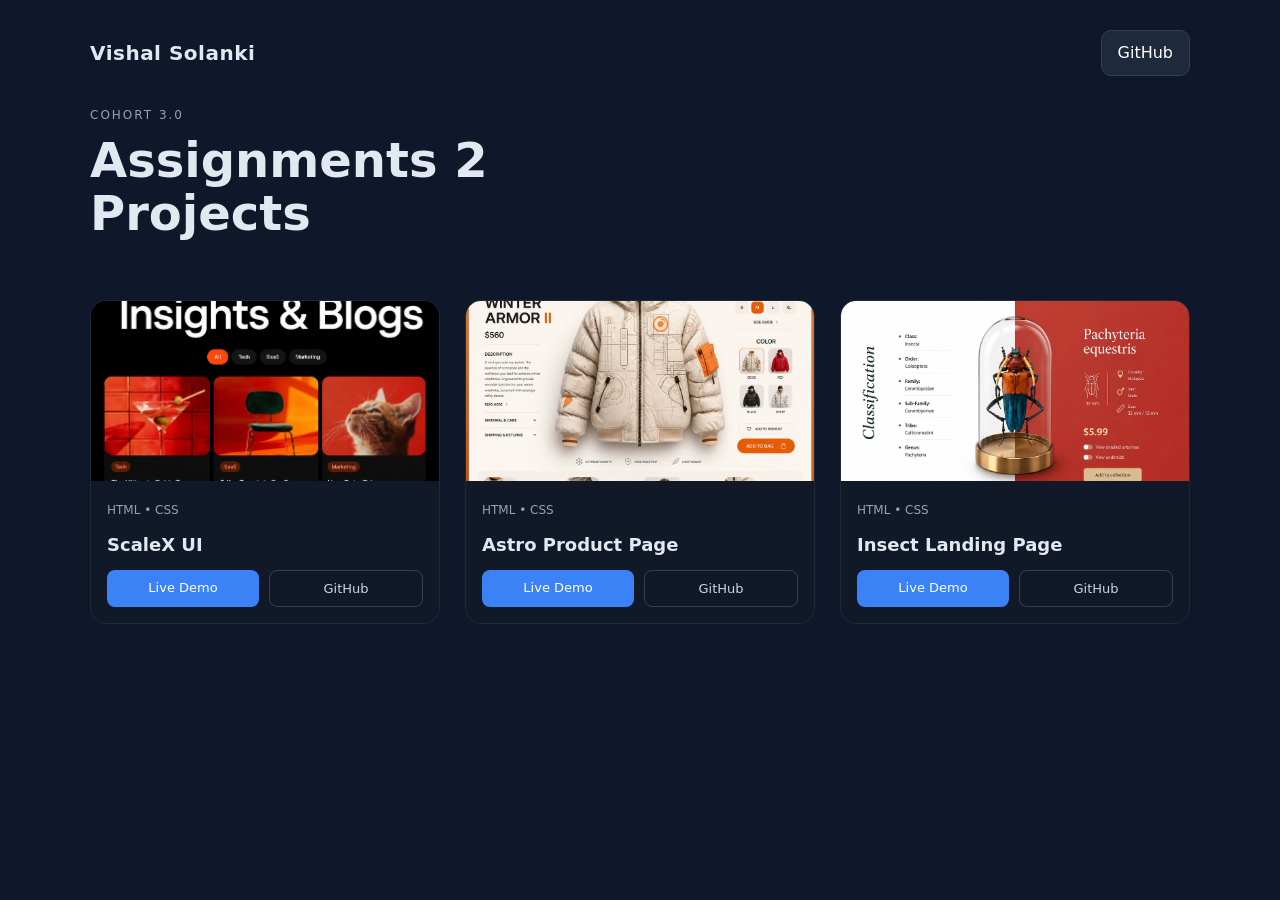
<file: index.html>
<!DOCTYPE html>
<html lang="en">

<head>
    <meta charset="UTF-8">
    <meta name="viewport" content="width=device-width, initial-scale=1.0">
    <title>Assignments 2</title>

    <link rel="stylesheet" href="style.css">
</head>

<body>

    <div class="container">

        <header>
            <div class="logo">
                <h2>Vishal Solanki</h2>
            </div>
            <a href="https://github.com/vishalls24" target="_blank" class="github-btn">GitHub</a>
        </header>

        <section class="hero">
            <p class="small-heading">COHORT 3.0</p>
            <h1> Assignments 2 <br> Projects</h1>
        </section>

        <section class="projects">

            <div class="card">
                <img src="./images/scaleX.webp" alt="ScaleX UI">

                <div class="card-content">
                    <span>HTML • CSS</span>
                    <h2>ScaleX UI</h2>

                    <div class="buttons">
                        <a href="https://scalexui.vercel.app/" target="_blank">Live Demo</a>
                        <a href="https://github.com/vishalls24/assignment-2/tree/main/scaleX"
                            target="_blank">GitHub</a>
                    </div>
                </div>
            </div>

            <div class="card">
                <img src="./images/astro.webp" alt="Astro">

                <div class="card-content">
                    <span>HTML • CSS</span>
                    <h2>Astro Product Page</h2>

                    <div class="buttons">
                        <a href="./astro/index.html" target="_blank">Live Demo</a>
                        <a href="https://github.com/vishalls24/assignment-2/tree/main/astro" target="_blank">GitHub</a>
                    </div>
                </div>
            </div>

            <div class="card">
                <img src="./images/insect.webp" alt="Insect">

                <div class="card-content">
                    <span>HTML • CSS</span>
                    <h2>Insect Landing Page</h2>

                    <div class="buttons">
                        <a href="https://ui-insect.vercel.app/" target="_blank">Live Demo</a>
                        <a href="https://github.com/vishalls24/assignment-2/tree/main/insect"
                            target="_blank">GitHub</a>
                    </div>
                </div>
            </div>

        </section>
    </div>

</body>

</html>
</file>
<file: style.css>
* {
  margin: 0;
  padding: 0;
  box-sizing: border-box;
  font-family:
    system-ui,
    -apple-system,
    Segoe UI,
    Roboto,
    Arial,
    sans-serif;
}

body {
  background: #0f172a;
  color: #e2e8f0;
  line-height: 1.5;
}

.container {
  width: 90%;
  max-width: 1100px;
  margin: 0 auto;
  padding: 30px 0;
}

header {
  display: flex;
  justify-content: space-between;
  align-items: center;
  margin-bottom: 30px;
}

.logo h2 {
  font-size: 20px;
  font-weight: 700;
  letter-spacing: 0.5px;
}

.github-btn {
  padding: 10px 16px;
  background: #1e293b;
  color: #fff;
  text-decoration: none;
  border-radius: 10px;
  border: 1px solid #334155;
  transition: 0.3s ease;
}

.github-btn:hover {
  background: #334155;
  transform: translateY(-2px);
}

.hero {
  margin-bottom: 60px;
}

.small-heading {
  color: #94a3b8;
  letter-spacing: 2px;
  font-size: 12px;
  margin-bottom: 10px;
}

.hero h1 {
  font-size: 48px;
  line-height: 1.1;
  margin-bottom: 20px;
}

.hero-desc {
  max-width: 600px;
  color: #cbd5e1;
  font-size: 16px;
}

.projects {
  display: grid;
  grid-template-columns: repeat(auto-fit, minmax(280px, 1fr));
  gap: 25px;
}

.card {
  background: #111827;
  border: 1px solid #1f2937;
  border-radius: 16px;
  overflow: hidden;
  transition: 0.3s ease;
}

.card:hover {
  transform: translateY(-6px);
  border-color: #334155;
}

.card img {
  width: 100%;
  height: 180px;
  object-fit: cover;
  display: block;
}

.card-content {
  padding: 16px;
}

.card-content span {
  font-size: 12px;
  color: #94a3b8;
}

.card-content h2 {
  font-size: 18px;
  margin: 10px 0;
}

.buttons {
  display: flex;
  gap: 10px;
  margin-top: 12px;
}

.buttons a {
  flex: 1;
  text-align: center;
  padding: 8px 10px;
  font-size: 13px;
  text-decoration: none;
  border-radius: 8px;
  transition: 0.3s ease;
}

.buttons a:first-child {
  background: #3b82f6;
  color: white;
}

.buttons a:first-child:hover {
  background: #2563eb;
}

.buttons a:last-child {
  background: transparent;
  border: 1px solid #334155;
  color: #cbd5e1;
}

.buttons a:last-child:hover {
  background: #1e293b;
}
</file>
